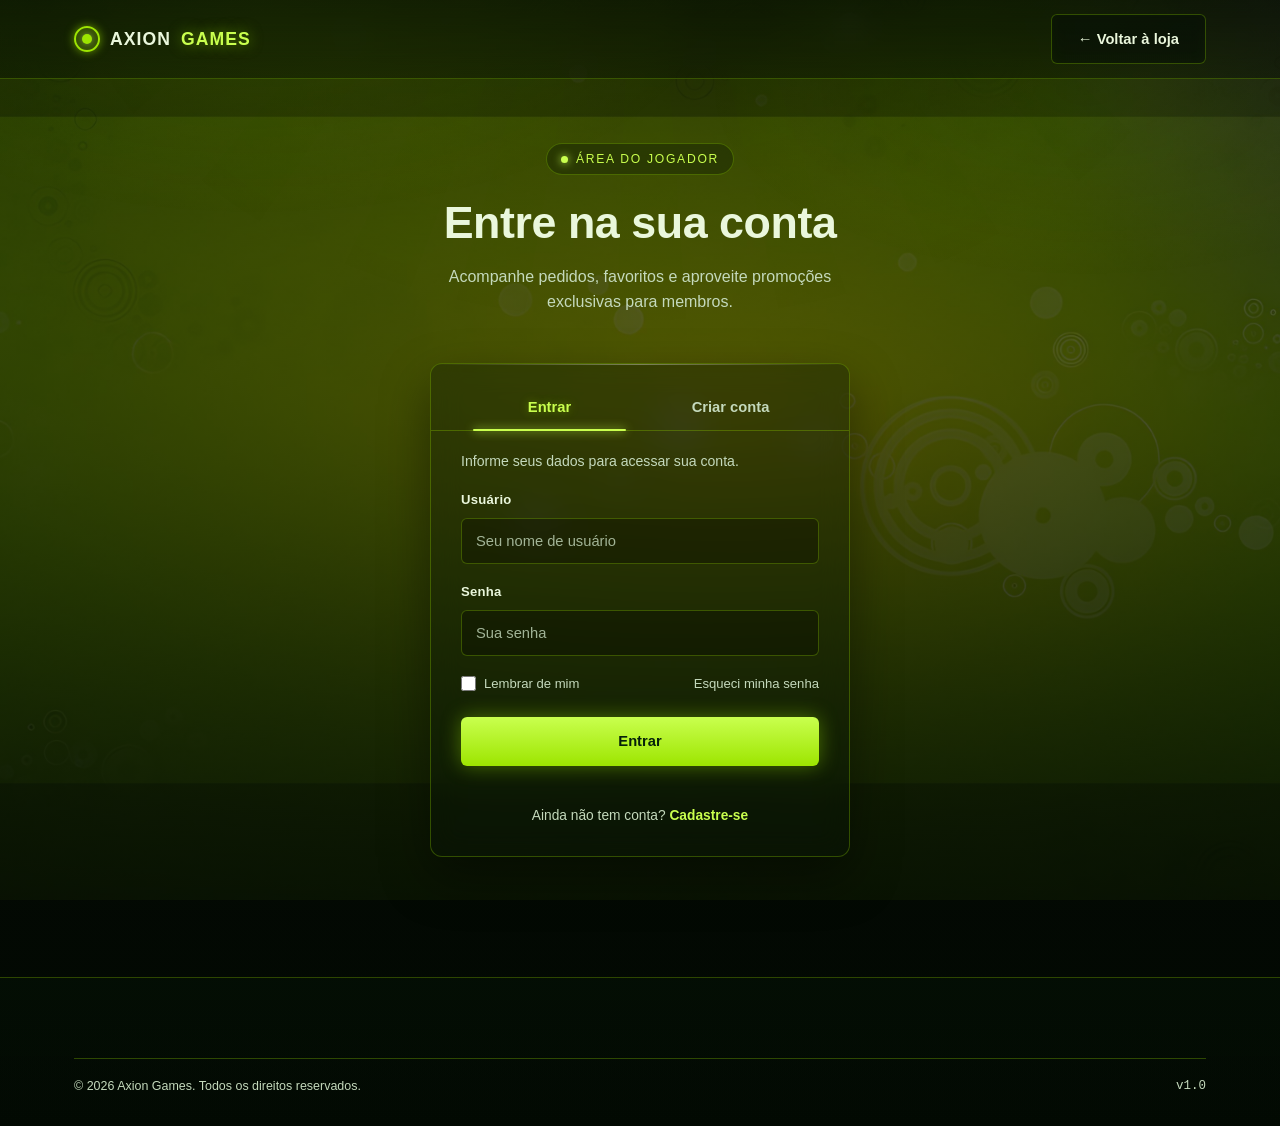
<file: login.html>
<!DOCTYPE html>
<html lang="pt-br">

<head>
  <meta charset="UTF-8">
  <meta http-equiv="X-UA-Compatible" content="IE=edge">
  <meta name="viewport" content="width=device-width, initial-scale=1.0">
  <title>Entrar · Axion Games</title>

  <!-- Bootstrap 5 (framework CSS3 responsivo) -->
  <link rel="stylesheet" href="https://cdn.jsdelivr.net/npm/bootstrap@5.3.3/dist/css/bootstrap.min.css">

  <link rel="stylesheet" href="css/estilo.css">
</head>

<body>

  <div class="dash-glow"></div>
  <div class="dash-rays"></div>

  <nav class="blade-nav">
    <div class="blade-nav-inner">

      <a class="brand" href="index.html">
        <span class="brand-ring"></span>
        AXION<span>GAMES</span>
      </a>

      <span style="flex:1;"></span>

      <a class="btn-ghost" href="index.html">← Voltar à loja</a>

    </div>
  </nav>

  <main class="container">

    <div class="auth-hero">
      <span class="hero-eyebrow">
        <span class="dot"></span> Área do jogador
      </span>
      <h1>Entre na sua conta</h1>
      <p>Acompanhe pedidos, favoritos e aproveite promoções exclusivas para membros.</p>
    </div>

    <div class="auth-panel">
      <div class="auth-card" id="authCard">

        <div class="auth-tabs">
          <button type="button" class="auth-tab active" data-tab="login">Entrar</button>
          <button type="button" class="auth-tab" data-tab="cadastro">Criar conta</button>
        </div>

        <!-- ---------- FORM DE LOGIN ---------- -->
        <form class="auth-form active" id="section-login" data-form="login" onsubmit="event.preventDefault(); login();">
          <p class="auth-form-lead">Informe seus dados para acessar sua conta.</p>

          <div class="field">
            <label for="usuario-login">Usuário</label>
            <input type="text" class="form-control" id="usuario-login" placeholder="Seu nome de usuário" autocomplete="username" required>
          </div>

          <div class="field">
            <label for="senha-login">Senha</label>
            <input type="password" class="form-control" id="senha-login" placeholder="Sua senha" autocomplete="current-password" required>
          </div>

          <div class="field-row">
            <label class="checkbox">
              <input type="checkbox" id="lembrar-login">
              Lembrar de mim
            </label>
            <a class="link-muted" href="#">Esqueci minha senha</a>
          </div>

          <button type="submit" class="btn-solid btn-block">Entrar</button>

          <p class="auth-switch">
            Ainda não tem conta?
            <a href="#" id="botao-cadastrar" data-goto="cadastro">Cadastre-se</a>
          </p>
        </form>

        <!-- ---------- FORM DE CADASTRO ---------- -->
        <form class="auth-form" id="form-cadastrar" data-form="cadastro" onsubmit="event.preventDefault(); cadastro();">
          <p class="auth-form-lead">Crie sua conta em poucos segundos.</p>

          <div class="field">
            <label for="usuario-cadastro">Usuário</label>
            <input type="text" class="form-control" id="usuario-cadastro" placeholder="Escolha um nome de usuário" autocomplete="username" required>
          </div>

          <div class="field">
            <label for="email-cadastro">E-mail</label>
            <input type="email" class="form-control" id="email-cadastro" placeholder="seuemail@exemplo.com" autocomplete="email" required>
          </div>

          <div class="field">
            <label for="senha-cadastro">Senha</label>
            <input type="password" class="form-control" id="senha-cadastro" placeholder="Mínimo de 6 caracteres" autocomplete="new-password" minlength="6" required>
          </div>

          <div class="field-row">
            <label class="checkbox">
              <input type="checkbox" id="termos-cadastro" required>
              Aceito os termos de uso
            </label>
          </div>

          <button type="submit" class="btn-solid btn-block">Criar conta</button>

          <p class="auth-switch">
            Já tem uma conta?
            <a href="#" data-goto="login">Fazer login</a>
          </p>
        </form>

      </div>
    </div>

  </main>

  <footer>
    <div class="container">
      <div class="footer-bottom">
        <span>© 2026 Axion Games. Todos os direitos reservados.</span>
        <span class="mono">v1.0</span>
      </div>
    </div>
  </footer>

  <!-- jQuery (efeito slideToggle do form de cadastro) -->
  <script src="https://code.jquery.com/jquery-3.7.1.min.js"></script>
  <script src="js/jquery-script.js"></script>

  <!-- Bootstrap Bundle (JS + Popper) -->
  <script src="https://cdn.jsdelivr.net/npm/bootstrap@5.3.3/dist/js/bootstrap.bundle.min.js"></script>
  <script src="js/script.js"></script>

</body>

</html>
</file>
<file: css/estilo.css>
/* ============================================================
   LH GAMES — tema "Blade Dashboard" (inspirado no visual clássico
   do menu de consoles verde translúcido, tipo NXE)
   ============================================================ */

:root {
  --bg-0: #030A03;
  --bg-1: #061607;
  --lime: #9DE500;
  --lime-bright: #C9FF4E;
  --lime-deep: #4E8C0B;
  /* vidro escuro com leve tom esverdeado — deixa a imagem de fundo aparecer por trás */
  --glass: rgba(8, 20, 8, 0.32);
  --glass-strong: rgba(8, 20, 8, 0.48);
  --border: rgba(157, 229, 0, 0.28);
  --border-bright: rgba(201, 255, 78, 0.55);
  --ink: #EAF7DC;
  --ink-muted: #C4D9BC;
  --gold: #FFD54D;
}

* { box-sizing: border-box; }

::selection { background: var(--lime); color: #06210A; }

html { scroll-behavior: smooth; }

/*
  IMAGEM DE FUNDO — troque o caminho abaixo pela sua imagem.
  Coloque o arquivo em: img/dashboard-bg.jpg (crie a pasta "img" do lado de "css" e "js").
  Se a imagem não existir/carregar, o gradiente verde escuro serve de fallback automático.
*/
body {
  margin: 0;
  min-height: 100vh;
  background:
    linear-gradient(180deg, rgba(3, 10, 3, 0.55) 0%, rgba(3, 10, 3, 0.72) 55%, rgba(3, 10, 3, 0.88) 100%),
    url('../img/dashboard-bg.jpg') center center / cover no-repeat fixed,
    radial-gradient(120% 100% at 50% -10%, #0C2409 0%, var(--bg-0) 55%, #010401 100%);
  color: var(--ink);
  font-family: "Segoe UI", "Rajdhani", "Manrope", sans-serif;
  position: relative;
  overflow-x: hidden;
}

h1, h2, h3 { margin: 0; font-weight: 700; letter-spacing: -0.01em; }

a { text-decoration: none; color: inherit; }

.mono { font-family: "Consolas", "JetBrains Mono", monospace; }

.container { max-width: 1180px; margin: 0 auto; padding: 0 24px; position: relative; z-index: 2; }

/* ---------- BACKGROUND — dashboard glow + light rays ---------- */

.dash-glow {
  position: fixed;
  inset: 0;
  background:
    radial-gradient(60% 40% at 20% 0%, rgba(157,229,0,0.10), transparent 60%),
    radial-gradient(50% 35% at 85% 10%, rgba(157,229,0,0.07), transparent 60%);
  pointer-events: none;
  z-index: 0;
}

.dash-rays {
  position: fixed;
  inset: -10% -10% auto -10%;
  height: 140%;
  background: repeating-conic-gradient(
    from 200deg at 50% -20%,
    rgba(157,229,0,0.035) 0deg 6deg,
    transparent 6deg 14deg
  );
  opacity: 0.4;
  pointer-events: none;
  z-index: 0;
  mask-image: radial-gradient(70% 60% at 50% 0%, black, transparent 75%);
}

/* ---------- BLADE NAV ---------- */

.blade-nav {
  position: sticky;
  top: 0;
  z-index: 50;
  background: linear-gradient(to bottom, rgba(4,12,4,0.55), rgba(4,12,4,0.35));
  backdrop-filter: blur(14px);
  border-bottom: 1px solid var(--border);
}

.blade-nav-inner {
  max-width: 1180px;
  margin: 0 auto;
  padding: 14px 24px;
  display: flex;
  align-items: center;
  gap: 26px;
}

.brand {
  display: flex;
  align-items: center;
  gap: 10px;
  font-weight: 700;
  font-size: 1.1rem;
  letter-spacing: 0.06em;
  color: var(--ink);
  flex-shrink: 0;
}

.brand span { color: var(--lime-bright); text-shadow: 0 0 14px rgba(157,229,0,0.55); }

.brand-ring {
  width: 26px;
  height: 26px;
  border-radius: 50%;
  border: 2px solid var(--lime);
  box-shadow: 0 0 10px rgba(157,229,0,0.6), inset 0 0 8px rgba(157,229,0,0.4);
  position: relative;
  flex-shrink: 0;
}

.brand-ring::after {
  content: "";
  position: absolute;
  inset: 6px;
  border-radius: 50%;
  background: var(--lime);
  box-shadow: 0 0 8px var(--lime-bright);
}

.blades {
  list-style: none;
  display: flex;
  gap: 4px;
  margin: 0;
  padding: 0;
  flex: 1;
}

.blade a {
  display: block;
  padding: 10px 18px;
  font-weight: 600;
  font-size: 0.92rem;
  letter-spacing: 0.02em;
  color: var(--ink-muted);
  border-radius: 4px;
  position: relative;
  transition: color .18s ease, background .18s ease, transform .18s ease;
}

.blade a:hover {
  color: var(--ink);
  background: var(--glass);
  transform: translateY(-1px);
}

.blade.active a {
  color: var(--bg-0);
  background: linear-gradient(180deg, var(--lime-bright), var(--lime));
  box-shadow: 0 0 18px rgba(157,229,0,0.55);
  font-weight: 700;
}

.blade-search {
  display: flex;
  align-items: center;
  background: var(--glass);
  border: 1px solid var(--border);
  border-radius: 6px;
  padding: 5px 5px 5px 14px;
  min-width: 250px;
  backdrop-filter: blur(6px);
}

.blade-search input {
  background: transparent;
  border: none;
  outline: none;
  color: var(--ink);
  font-family: inherit;
  font-size: 0.86rem;
  flex: 1;
  min-width: 0;
}

.blade-search input::placeholder { color: var(--ink-muted); }

.blade-search button {
  background: var(--lime);
  color: #06210A;
  border: none;
  border-radius: 4px;
  padding: 8px 16px;
  font-weight: 700;
  font-size: 0.8rem;
  cursor: pointer;
  transition: filter .15s ease;
}

.blade-search button:hover { filter: brightness(1.15); }

.nav-toggle {
  display: none;
  flex-direction: column;
  gap: 5px;
  background: none;
  border: 1px solid var(--border);
  border-radius: 6px;
  width: 40px;
  height: 40px;
  align-items: center;
  justify-content: center;
  cursor: pointer;
}

.nav-toggle span { width: 18px; height: 2px; background: var(--lime); display: block; }

/* ---------- HERO ---------- */

.hero {
  padding: 64px 0 20px;
  position: relative;
}

.hero-copy { max-width: 640px; }

.hero-eyebrow {
  display: inline-flex;
  align-items: center;
  gap: 8px;
  font-size: 0.76rem;
  letter-spacing: 0.14em;
  text-transform: uppercase;
  color: var(--lime-bright);
  background: var(--glass);
  border: 1px solid var(--border);
  padding: 6px 14px;
  border-radius: 999px;
  margin-bottom: 24px;
  backdrop-filter: blur(6px);
}

.hero-eyebrow .dot {
  width: 7px;
  height: 7px;
  border-radius: 50%;
  background: var(--lime-bright);
  box-shadow: 0 0 8px var(--lime-bright);
  animation: pulse 1.6s infinite ease-in-out;
}

@keyframes pulse { 0%, 100% { opacity: 1; } 50% { opacity: 0.25; } }

.hero h1 {
  font-size: clamp(2.2rem, 4.4vw, 3.4rem);
  line-height: 1.08;
  color: var(--ink);
}

.hero h1 em {
  font-style: normal;
  color: var(--lime-bright);
  text-shadow: 0 0 22px rgba(157,229,0,0.5);
}

.hero p {
  margin: 22px 0 32px;
  color: var(--ink-muted);
  font-size: 1.02rem;
  max-width: 46ch;
  line-height: 1.55;
}

.hero-ctas { display: flex; gap: 14px; flex-wrap: wrap; }

.btn-solid, .btn-ghost {
  display: inline-flex;
  align-items: center;
  gap: 8px;
  padding: 13px 26px;
  border-radius: 6px;
  font-weight: 700;
  font-size: 0.92rem;
  cursor: pointer;
  border: none;
  transition: transform .15s ease, filter .15s ease, background .15s ease;
}

.btn-solid {
  background: linear-gradient(180deg, var(--lime-bright), var(--lime));
  color: #06210A;
  box-shadow: 0 0 20px rgba(157,229,0,0.4);
}
.btn-solid:hover { filter: brightness(1.08); transform: translateY(-2px); }

.btn-ghost {
  background: var(--glass);
  border: 1px solid var(--border);
  color: var(--ink);
  backdrop-filter: blur(6px);
}
.btn-ghost:hover { background: var(--glass-strong); transform: translateY(-2px); }

/* stat strip — glass tiles like dashboard info panels */

.stat-strip {
  margin-top: 44px;
}

.stat-cell {
  background: var(--glass);
  border: 1px solid var(--border);
  border-radius: 8px;
  padding: 18px 16px;
  text-align: center;
  backdrop-filter: blur(8px);
  position: relative;
  overflow: hidden;
}

.stat-cell::before {
  content: "";
  position: absolute;
  top: 0; left: 0; right: 0;
  height: 1px;
  background: linear-gradient(90deg, transparent, var(--lime-bright), transparent);
  opacity: 0.6;
}

.stat-cell .num {
  font-family: "Consolas", "JetBrains Mono", monospace;
  font-size: 1.25rem;
  font-weight: 700;
  color: var(--lime-bright);
  text-shadow: 0 0 10px rgba(157,229,0,0.4);
}

.stat-cell .label {
  font-size: 0.7rem;
  color: var(--ink-muted);
  text-transform: uppercase;
  letter-spacing: 0.07em;
  margin-top: 4px;
}

/* ---------- SECTIONS ---------- */

.section { padding: 60px 0; }

.section-head { margin-bottom: 30px; }

.section-tag {
  font-size: 0.74rem;
  letter-spacing: 0.14em;
  text-transform: uppercase;
  color: var(--lime-bright);
  margin-bottom: 8px;
  display: block;
}

.section-head h2 { font-size: clamp(1.6rem, 3vw, 2.2rem); }

/* ---------- GAME CARDS — transparent glass tiles ---------- */

.game-card {
  height: 100%;
  position: relative;
  background: var(--glass);
  border: 1px solid var(--border);
  border-radius: 10px;
  overflow: hidden;
  display: flex;
  flex-direction: column;
  backdrop-filter: blur(10px);
  transition: transform .22s ease, border-color .22s ease, background .22s ease, box-shadow .22s ease;
}

.game-card::before {
  content: "";
  position: absolute;
  top: 0; left: 0; right: 0;
  height: 1px;
  background: linear-gradient(90deg, transparent, rgba(255,255,255,0.35), transparent);
}

.game-card:hover {
  transform: translateY(-6px);
  border-color: var(--border-bright);
  background: var(--glass-strong);
  box-shadow: 0 14px 34px rgba(0,0,0,0.4), 0 0 26px rgba(157,229,0,0.18);
}

.game-card .thumb {
  position: relative;
  aspect-ratio: 16/10;
  display: flex;
  align-items: center;
  justify-content: center;
  overflow: hidden;
  background: linear-gradient(160deg, rgba(157,229,0,0.06), rgba(0,0,0,0.2));
  border-bottom: 1px solid var(--border);
}

.game-card .thumb svg { width: 100%; height: 100%; display: block; }

.badge-tag {
  position: absolute;
  top: 12px;
  left: 12px;
  font-size: 0.66rem;
  letter-spacing: 0.06em;
  text-transform: uppercase;
  background: rgba(3,10,3,0.65);
  border: 1px solid var(--border);
  color: var(--lime-bright);
  padding: 4px 10px;
  border-radius: 999px;
  backdrop-filter: blur(4px);
}

.card-body { padding: 18px 20px 22px; display: flex; flex-direction: column; gap: 8px; flex: 1; }

.card-body h3 { font-size: 1.1rem; color: var(--ink); }

.card-body .genre { color: var(--ink-muted); font-size: 0.86rem; margin: 0; }

.card-footer {
  margin-top: auto;
  display: flex;
  align-items: center;
  justify-content: space-between;
  padding-top: 14px;
  border-top: 1px dashed var(--border);
}

.preco {
  font-family: "Consolas", "JetBrains Mono", monospace;
  font-weight: 700;
  font-size: 1.02rem;
  color: var(--gold);
  margin: 0;
}
.preco-old {
  display: block;
  font-size: 0.7rem;
  color: var(--ink-muted);
  text-decoration: line-through;
  font-weight: 400;
  font-family: inherit;
}

.btn-buy {
  background: linear-gradient(180deg, var(--lime-bright), var(--lime));
  color: #06210A;
  border: none;
  font-weight: 700;
  font-size: 0.82rem;
  padding: 9px 16px;
  border-radius: 6px;
  cursor: pointer;
  transition: filter .15s ease, transform .15s ease;
}
.btn-buy:hover { filter: brightness(1.1); transform: translateY(-2px); }

/* ---------- NAV LOGIN LINK ---------- */

.btn-login-link {
  padding: 9px 20px;
  font-size: 0.86rem;
  flex-shrink: 0;
}

/* ---------- NOVIDADES ---------- */

.news-card {
  height: 100%;
  background: var(--glass);
  border: 1px solid var(--border);
  border-radius: 10px;
  padding: 22px 22px 20px;
  display: flex;
  flex-direction: column;
  gap: 10px;
  backdrop-filter: blur(10px);
  transition: transform .22s ease, border-color .22s ease, background .22s ease;
}

.news-card:hover {
  transform: translateY(-4px);
  border-color: var(--border-bright);
  background: var(--glass-strong);
}

.news-card .badge-tag {
  position: static;
  align-self: flex-start;
}

.news-card h3 { font-size: 1.04rem; color: var(--ink); margin-top: 4px; }

.news-card p { color: var(--ink-muted); font-size: 0.9rem; line-height: 1.5; margin: 0; }

/* ---------- GALERIA ---------- */

.gallery-item {
  margin: 0;
  position: relative;
  border-radius: 10px;
  overflow: hidden;
  border: 1px solid var(--border);
  aspect-ratio: 4/3;
  background: var(--glass);
  transition: transform .22s ease, border-color .22s ease;
}

.gallery-item:hover {
  transform: translateY(-4px) scale(1.02);
  border-color: var(--border-bright);
}

.gallery-item svg { width: 100%; height: 100%; display: block; }

.gallery-item figcaption {
  position: absolute;
  left: 0;
  right: 0;
  bottom: 0;
  padding: 8px 12px;
  font-size: 0.78rem;
  font-weight: 600;
  color: var(--ink);
  background: linear-gradient(to top, rgba(3,10,3,0.85), transparent);
}

/* ---------- PROMO BAND ---------- */

.promo-band {
  border-radius: 10px;
  border: 1px solid var(--border);
  background: var(--glass);
  backdrop-filter: blur(10px);
  padding: 36px;
  display: flex;
  align-items: center;
  justify-content: space-between;
  gap: 24px;
  flex-wrap: wrap;
}

.promo-band h3 { font-size: 1.4rem; max-width: 30ch; color: var(--ink); }
.promo-band p { color: var(--ink-muted); margin: 8px 0 0; }

/* ---------- FOOTER ---------- */

footer {
  border-top: 1px solid var(--border);
  margin-top: 30px;
  padding: 44px 0 30px;
  background: linear-gradient(to bottom, rgba(6,22,7,0.4), rgba(3,10,3,0.7));
  position: relative;
  z-index: 2;
}

.footer-grid h4 {
  font-size: 0.86rem;
  margin-bottom: 14px;
  color: var(--lime-bright);
  letter-spacing: 0.04em;
}

.footer-desc { color: var(--ink-muted); font-size: 0.88rem; max-width: 32ch; }

.footer-grid ul { list-style: none; padding: 0; margin: 0; display: flex; flex-direction: column; gap: 10px; }
.footer-grid a { color: var(--ink-muted); font-size: 0.88rem; transition: color .15s ease; }
.footer-grid a:hover { color: var(--lime-bright); }

.footer-bottom {
  margin-top: 36px;
  padding-top: 18px;
  border-top: 1px solid var(--border);
  display: flex;
  justify-content: space-between;
  color: var(--ink-muted);
  font-size: 0.78rem;
  flex-wrap: wrap;
  gap: 10px;
}

/* ---------- BACK TO TOP — guide-button style orb ---------- */

#voltar-topo {
  position: fixed;
  bottom: 26px;
  right: 26px;
  display: flex;
  align-items: center;
  gap: 10px;
  background: rgba(3,10,3,0.75);
  border: 1px solid var(--border-bright);
  color: var(--ink);
  border-radius: 999px;
  padding: 10px 20px 10px 12px;
  font-weight: 700;
  font-size: 0.82rem;
  cursor: pointer;
  box-shadow: 0 10px 28px rgba(0,0,0,0.5), 0 0 18px rgba(157,229,0,0.25);
  opacity: 0;
  transform: translateY(12px);
  pointer-events: none;
  transition: opacity .25s ease, transform .25s ease;
  z-index: 60;
  backdrop-filter: blur(8px);
}

#voltar-topo .orb {
  width: 22px;
  height: 22px;
  border-radius: 50%;
  background: radial-gradient(circle at 35% 30%, var(--lime-bright), var(--lime-deep));
  box-shadow: 0 0 10px rgba(157,229,0,0.7);
  flex-shrink: 0;
}

#voltar-topo.show { opacity: 1; transform: translateY(0); pointer-events: auto; }

/* ---------- RESPONSIVE ---------- */

@media (max-width: 780px) {
  .blades, .blade-search { display: none; }
  .nav-toggle { display: flex; }
  .blade-nav-inner.open .blades {
    display: flex;
    flex-direction: column;
    position: absolute;
    top: 64px;
    left: 0;
    right: 0;
    background: rgba(4,12,4,0.65);
    backdrop-filter: blur(14px);
    border-bottom: 1px solid var(--border);
    padding: 10px 20px 18px;
  }
  .btn-login-link { padding: 8px 14px; font-size: 0.8rem; }
}

@media (prefers-reduced-motion: reduce) {
  * { animation: none !important; transition: none !important; }
}

a:focus-visible, button:focus-visible, input:focus-visible {
  outline: 2px solid var(--lime-bright);
  outline-offset: 2px;
}

/* ============================================================
   TELA DE LOGIN / CADASTRO
   ============================================================ */

.auth-hero {
  padding: 64px 0 8px;
  text-align: center;
  max-width: 680px;
  margin: 0 auto;
}

.auth-hero .hero-eyebrow { margin-bottom: 22px; }

.auth-hero h1 {
  font-size: clamp(2rem, 4vw, 2.8rem);
  line-height: 1.12;
  color: var(--ink);
}

.auth-hero p {
  margin: 18px auto 0;
  color: var(--ink-muted);
  max-width: 44ch;
  line-height: 1.55;
}

.auth-panel {
  padding: 40px 0 90px;
  display: flex;
  justify-content: center;
}

.auth-card {
  width: 100%;
  max-width: 420px;
  background: var(--glass);
  border: 1px solid var(--border);
  border-radius: 12px;
  padding: 10px 30px 30px;
  backdrop-filter: blur(14px);
  position: relative;
  overflow: hidden;
  box-shadow: 0 20px 50px rgba(0,0,0,0.4);
}

.auth-card::before {
  content: "";
  position: absolute;
  top: 0; left: 0; right: 0;
  height: 1px;
  background: linear-gradient(90deg, transparent, rgba(255,255,255,0.35), transparent);
}

/* abas Entrar / Criar conta — mesmo espírito das blades do menu */

.auth-tabs {
  display: flex;
  gap: 4px;
  margin: 0 -30px 26px;
  padding: 10px 30px 0;
  border-bottom: 1px solid var(--border);
}

.auth-tab {
  flex: 1;
  background: none;
  border: none;
  padding: 12px 10px;
  font-family: inherit;
  font-weight: 600;
  font-size: 0.92rem;
  color: var(--ink-muted);
  cursor: pointer;
  border-radius: 6px 6px 0 0;
  position: relative;
  transition: color .18s ease, background .18s ease;
}

.auth-tab:hover { color: var(--ink); background: var(--glass-strong); }

.auth-tab.active {
  color: var(--lime-bright);
  text-shadow: 0 0 10px rgba(157,229,0,0.4);
}

.auth-tab.active::after {
  content: "";
  position: absolute;
  left: 12px;
  right: 12px;
  bottom: -1px;
  height: 2px;
  background: var(--lime-bright);
  box-shadow: 0 0 10px var(--lime-bright);
  border-radius: 2px;
}

/* forms */

.auth-form {
  display: none;
  flex-direction: column;
  gap: 18px;
  animation: fadeIn .25s ease;
}

.auth-form.active { display: flex; }

@keyframes fadeIn {
  from { opacity: 0; transform: translateY(6px); }
  to { opacity: 1; transform: translateY(0); }
}

.auth-form-lead {
  color: var(--ink-muted);
  font-size: 0.88rem;
  margin: -6px 0 0;
}

.field { display: flex; flex-direction: column; gap: 8px; }

.field label {
  font-size: 0.82rem;
  font-weight: 600;
  color: var(--ink);
  letter-spacing: 0.02em;
}

/* sobrescreve o .form-control do Bootstrap pro visual de vidro */
.auth-form .form-control {
  background: rgba(0, 0, 0, 0.28);
  border: 1px solid var(--border);
  color: var(--ink);
  border-radius: 6px;
  padding: 11px 14px;
  font-size: 0.92rem;
  font-family: inherit;
  box-shadow: none;
}

.auth-form .form-control::placeholder { color: var(--ink-muted); opacity: 0.8; }

.auth-form .form-control:focus {
  background: rgba(0, 0, 0, 0.4);
  border-color: var(--border-bright);
  box-shadow: 0 0 0 3px rgba(157,229,0,0.15);
  color: var(--ink);
}

.field-row {
  display: flex;
  align-items: center;
  justify-content: space-between;
  font-size: 0.82rem;
}

.checkbox {
  display: flex;
  align-items: center;
  gap: 8px;
  color: var(--ink-muted);
  cursor: pointer;
}

.checkbox input {
  accent-color: var(--lime);
  width: 15px;
  height: 15px;
}

.link-muted { color: var(--ink-muted); font-size: 0.82rem; transition: color .15s ease; }
.link-muted:hover { color: var(--lime-bright); }

.btn-block { width: 100%; justify-content: center; margin-top: 6px; }

.auth-switch {
  text-align: center;
  margin: 22px 0 0;
  font-size: 0.86rem;
  color: var(--ink-muted);
}

.auth-switch a {
  color: var(--lime-bright);
  font-weight: 700;
}
.auth-switch a:hover { text-decoration: underline; }

.only-on-cadastro { display: none; }
.auth-card.mode-cadastro .only-on-login { display: none; }
.auth-card.mode-cadastro .only-on-cadastro { display: inline; }

@media (max-width: 480px) {
  .auth-card { padding: 8px 20px 24px; }
  .auth-tabs { margin: 0 -20px 22px; padding: 10px 20px 0; }
}
</file>
